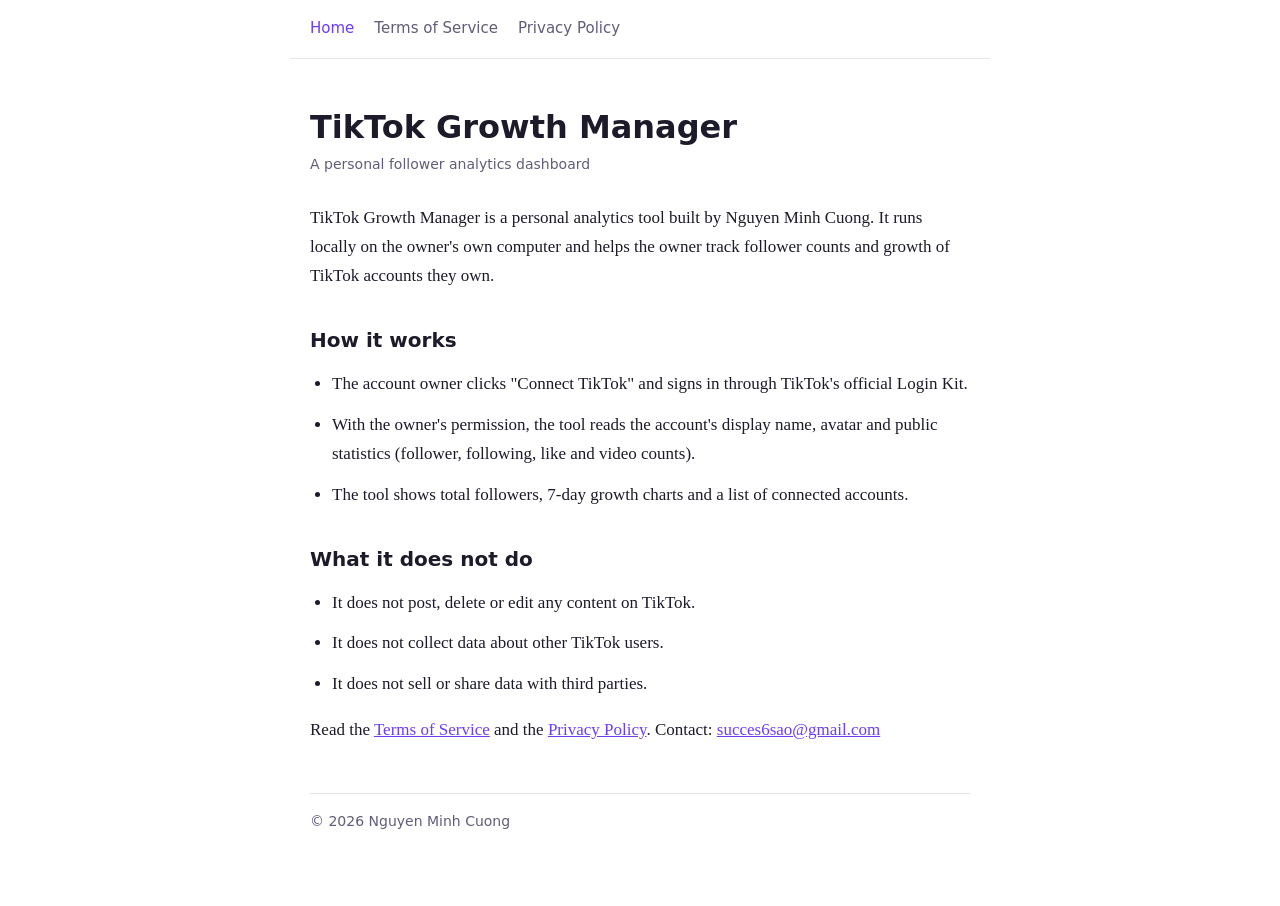
<file: index.html>
<!DOCTYPE html><html lang="en"><head><meta charset="UTF-8"><meta name="viewport" content="width=device-width, initial-scale=1">
<title>TikTok Growth Manager</title><link rel="stylesheet" href="style.css"></head><body>
<nav><a href="index.html" aria-current="page">Home</a><a href="terms.html">Terms of Service</a><a href="privacy.html">Privacy Policy</a></nav>
<main>
<h1>TikTok Growth Manager</h1>
<p class="updated">A personal follower analytics dashboard</p>
<p>TikTok Growth Manager is a personal analytics tool built by Nguyen Minh Cuong. It runs locally on the owner's own computer and helps the owner track follower counts and growth of TikTok accounts they own.</p>
<h2>How it works</h2>
<ul>
<li>The account owner clicks "Connect TikTok" and signs in through TikTok's official Login Kit.</li>
<li>With the owner's permission, the tool reads the account's display name, avatar and public statistics (follower, following, like and video counts).</li>
<li>The tool shows total followers, 7-day growth charts and a list of connected accounts.</li>
</ul>
<h2>What it does not do</h2>
<ul>
<li>It does not post, delete or edit any content on TikTok.</li>
<li>It does not collect data about other TikTok users.</li>
<li>It does not sell or share data with third parties.</li>
</ul>
<p>Read the <a href="terms.html">Terms of Service</a> and the <a href="privacy.html">Privacy Policy</a>. Contact: <a href="mailto:succes6sao@gmail.com">succes6sao@gmail.com</a></p>
<footer>&copy; 2026 Nguyen Minh Cuong</footer>
</main></body></html>
</file>
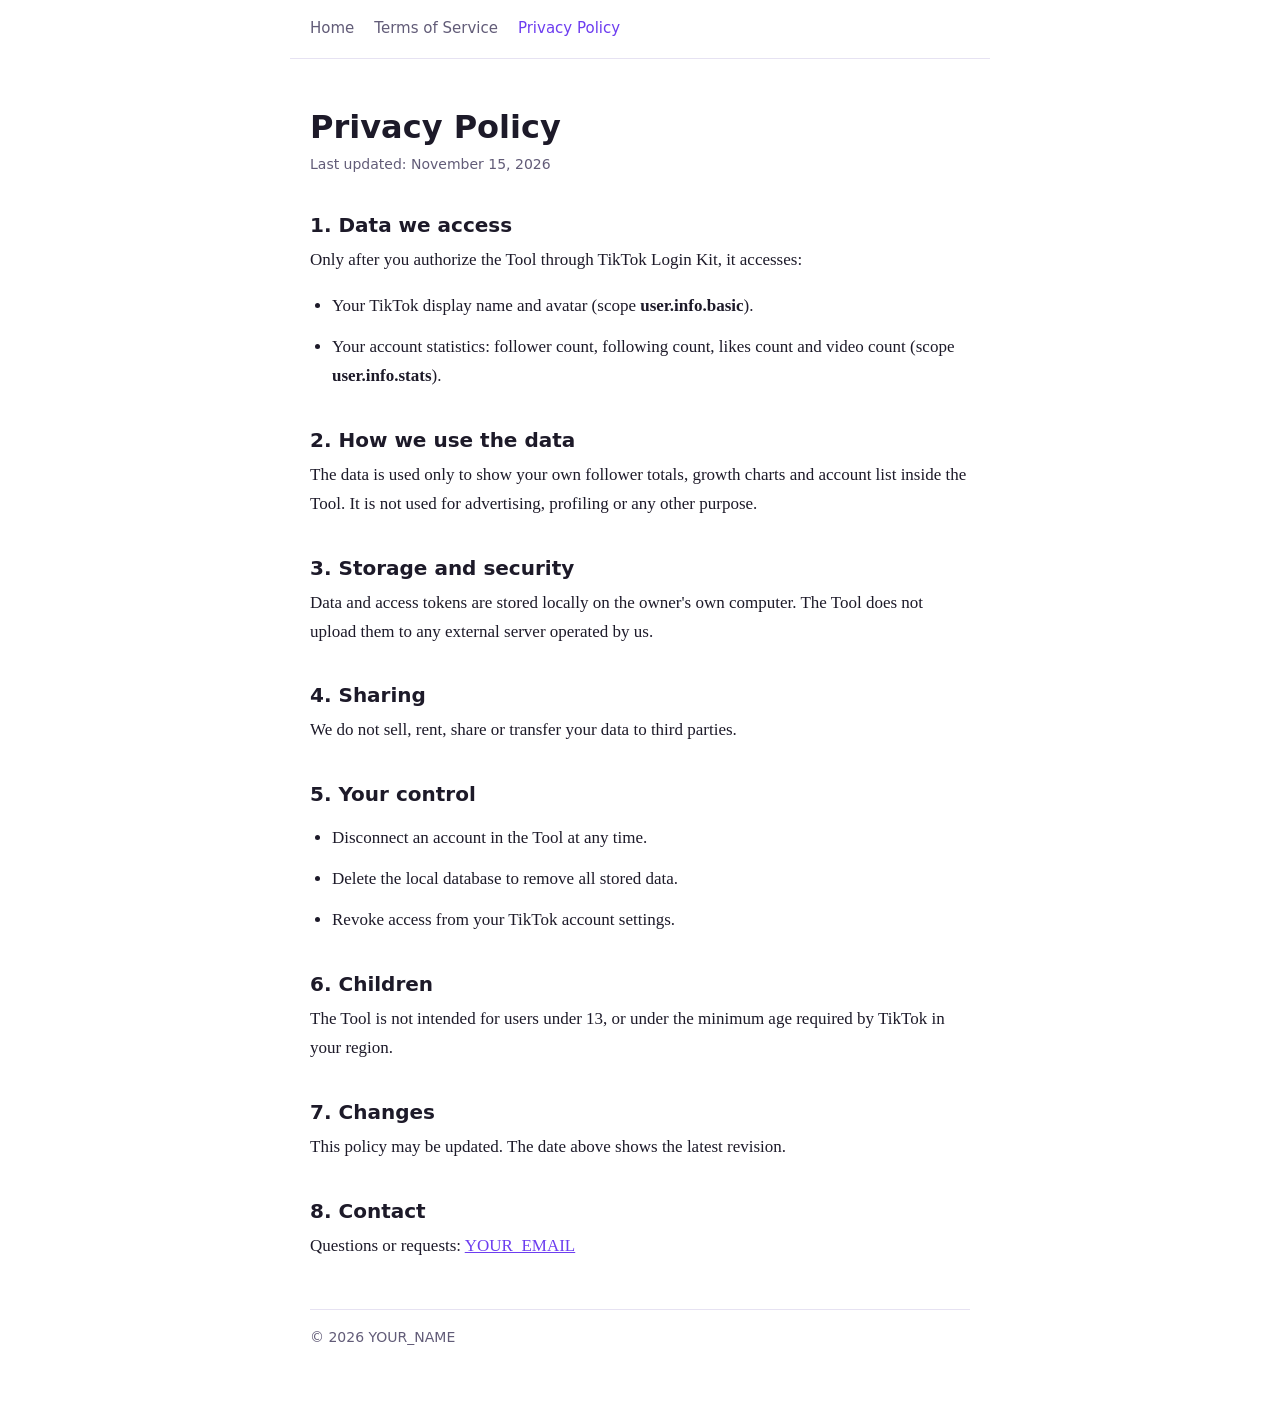
<file: privacy.html>
<!DOCTYPE html><html lang="en"><head><meta charset="UTF-8"><meta name="viewport" content="width=device-width, initial-scale=1">
<title>Privacy Policy – TikTok Growth Manager</title><link rel="stylesheet" href="style.css"></head><body>
<nav><a href="index.html">Home</a><a href="terms.html">Terms of Service</a><a href="privacy.html" aria-current="page">Privacy Policy</a></nav>
<main>
<h1>Privacy Policy</h1>
<p class="updated">Last updated: November 15, 2026</p>
<h2>1. Data we access</h2>
<p>Only after you authorize the Tool through TikTok Login Kit, it accesses:</p>
<ul>
<li>Your TikTok display name and avatar (scope <b>user.info.basic</b>).</li>
<li>Your account statistics: follower count, following count, likes count and video count (scope <b>user.info.stats</b>).</li>
</ul>
<h2>2. How we use the data</h2>
<p>The data is used only to show your own follower totals, growth charts and account list inside the Tool. It is not used for advertising, profiling or any other purpose.</p>
<h2>3. Storage and security</h2>
<p>Data and access tokens are stored locally on the owner's own computer. The Tool does not upload them to any external server operated by us.</p>
<h2>4. Sharing</h2>
<p>We do not sell, rent, share or transfer your data to third parties.</p>
<h2>5. Your control</h2>
<ul>
<li>Disconnect an account in the Tool at any time.</li>
<li>Delete the local database to remove all stored data.</li>
<li>Revoke access from your TikTok account settings.</li>
</ul>
<h2>6. Children</h2>
<p>The Tool is not intended for users under 13, or under the minimum age required by TikTok in your region.</p>
<h2>7. Changes</h2>
<p>This policy may be updated. The date above shows the latest revision.</p>
<h2>8. Contact</h2>
<p>Questions or requests: <a href="mailto:YOUR_EMAIL">YOUR_EMAIL</a></p>
<footer>&copy; 2026 YOUR_NAME</footer>
</main></body></html>
</file>
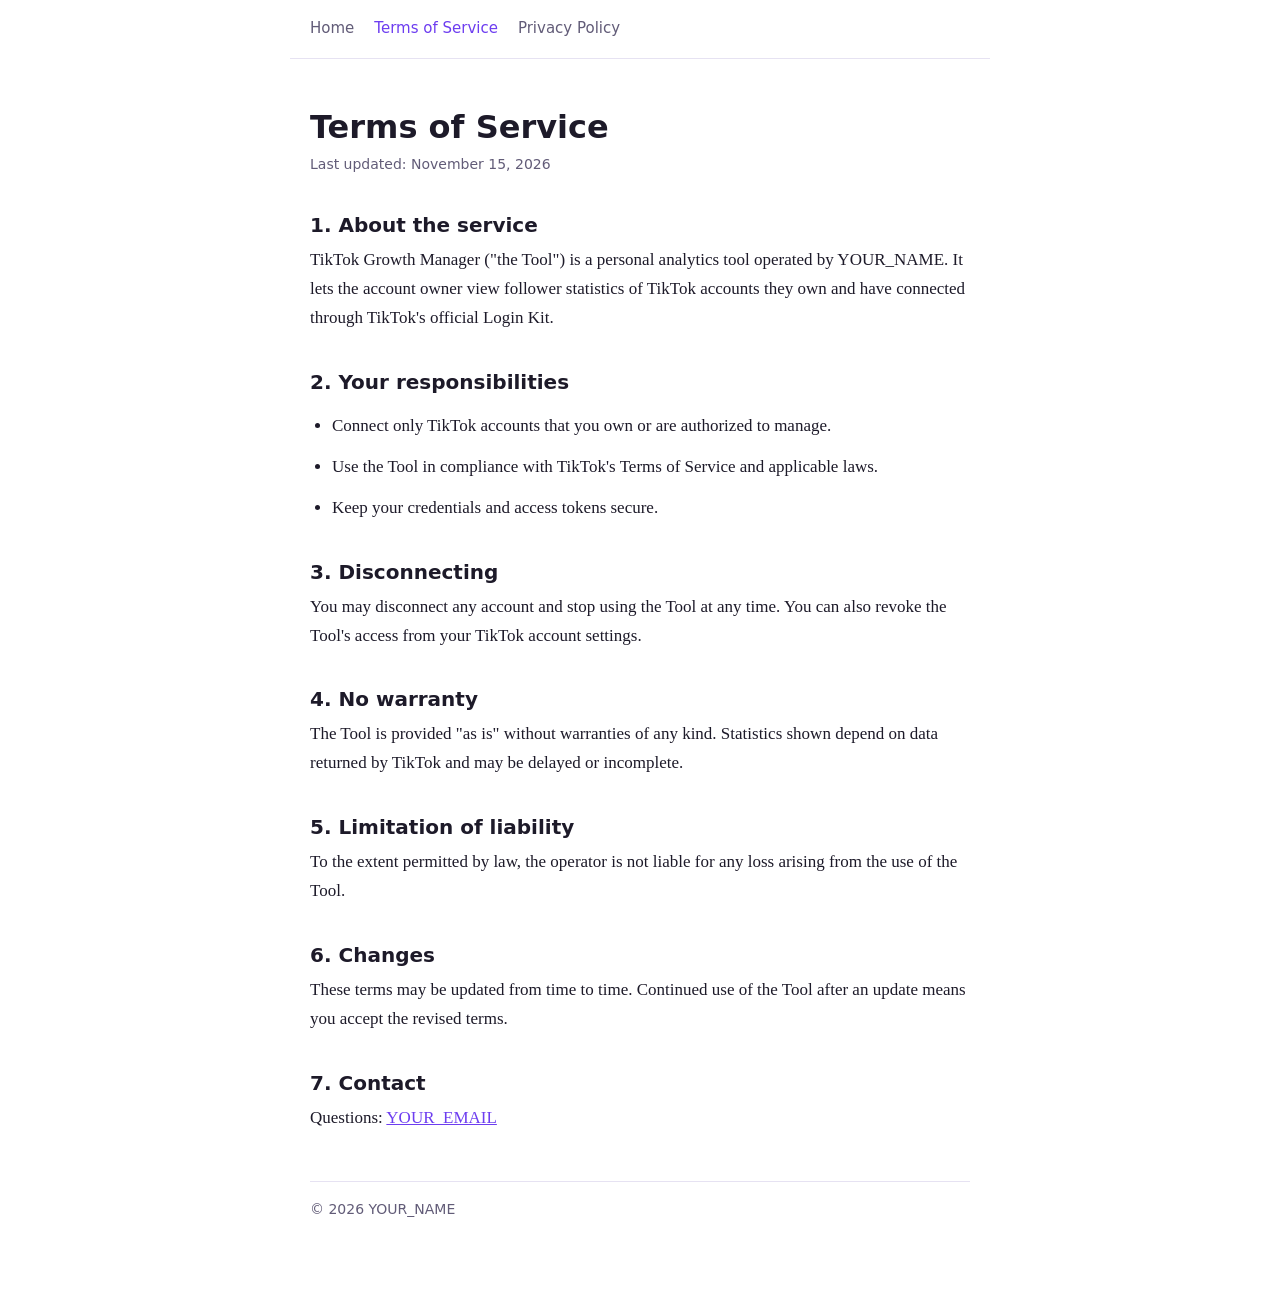
<file: terms.html>
<!DOCTYPE html><html lang="en"><head><meta charset="UTF-8"><meta name="viewport" content="width=device-width, initial-scale=1">
<title>Terms of Service – TikTok Growth Manager</title><link rel="stylesheet" href="style.css"></head><body>
<nav><a href="index.html">Home</a><a href="terms.html" aria-current="page">Terms of Service</a><a href="privacy.html">Privacy Policy</a></nav>
<main>
<h1>Terms of Service</h1>
<p class="updated">Last updated: November 15, 2026</p>
<h2>1. About the service</h2>
<p>TikTok Growth Manager ("the Tool") is a personal analytics tool operated by YOUR_NAME. It lets the account owner view follower statistics of TikTok accounts they own and have connected through TikTok's official Login Kit.</p>
<h2>2. Your responsibilities</h2>
<ul>
<li>Connect only TikTok accounts that you own or are authorized to manage.</li>
<li>Use the Tool in compliance with TikTok's Terms of Service and applicable laws.</li>
<li>Keep your credentials and access tokens secure.</li>
</ul>
<h2>3. Disconnecting</h2>
<p>You may disconnect any account and stop using the Tool at any time. You can also revoke the Tool's access from your TikTok account settings.</p>
<h2>4. No warranty</h2>
<p>The Tool is provided "as is" without warranties of any kind. Statistics shown depend on data returned by TikTok and may be delayed or incomplete.</p>
<h2>5. Limitation of liability</h2>
<p>To the extent permitted by law, the operator is not liable for any loss arising from the use of the Tool.</p>
<h2>6. Changes</h2>
<p>These terms may be updated from time to time. Continued use of the Tool after an update means you accept the revised terms.</p>
<h2>7. Contact</h2>
<p>Questions: <a href="mailto:YOUR_EMAIL">YOUR_EMAIL</a></p>
<footer>&copy; 2026 YOUR_NAME</footer>
</main></body></html>
</file>
<file: style.css>
:root { --bg:#ffffff; --text:#1d1a29; --muted:#625c78; --accent:#6d3df0; --line:#e6e2f2; color-scheme: light dark; }
@media (prefers-color-scheme: dark) { :root { --bg:#0f0c19; --text:#ece9f7; --muted:#a29bbd; --accent:#a78bfa; --line:#2a2440; } }
* { box-sizing: border-box; }
body { margin:0; background:var(--bg); color:var(--text); font:17px/1.7 Georgia, "Times New Roman", serif; }
main { max-width:700px; margin:0 auto; padding:48px 20px 72px; }
nav { display:flex; gap:20px; padding:16px 20px; max-width:700px; margin:0 auto; border-bottom:1px solid var(--line); font-family:"Segoe UI",system-ui,sans-serif; font-size:15px; }
nav a { color:var(--muted); text-decoration:none; }
nav a:hover, nav a[aria-current] { color:var(--accent); }
h1 { font:700 32px/1.25 "Segoe UI",system-ui,sans-serif; margin:0 0 6px; }
h2 { font:600 20px/1.3 "Segoe UI",system-ui,sans-serif; margin:36px 0 8px; }
p, li { margin:0 0 12px; }
ul { padding-left: 22px; }
.updated { color:var(--muted); font-family:"Segoe UI",system-ui,sans-serif; font-size:14px; margin-bottom:28px; }
a { color:var(--accent); }
footer { color:var(--muted); font-family:"Segoe UI",system-ui,sans-serif; font-size:14px; margin-top:48px; border-top:1px solid var(--line); padding-top:16px; }
</file>
